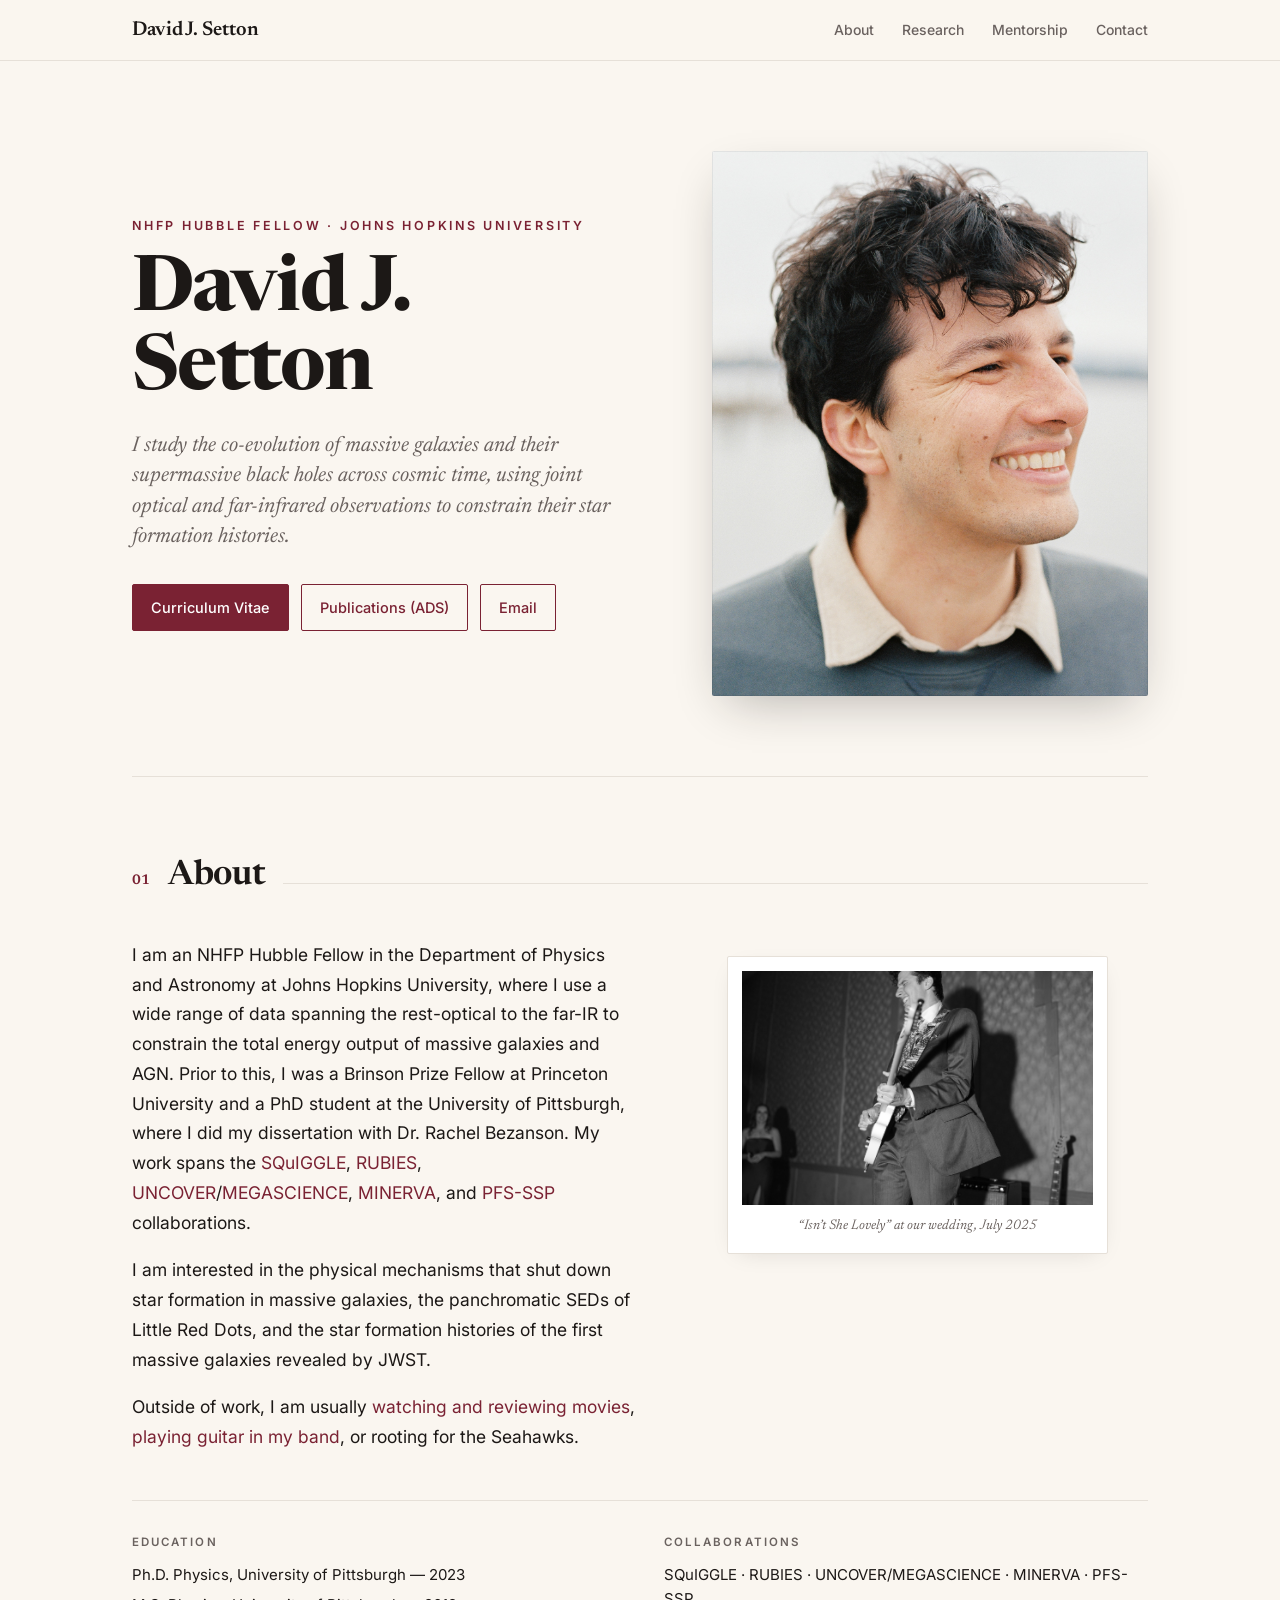
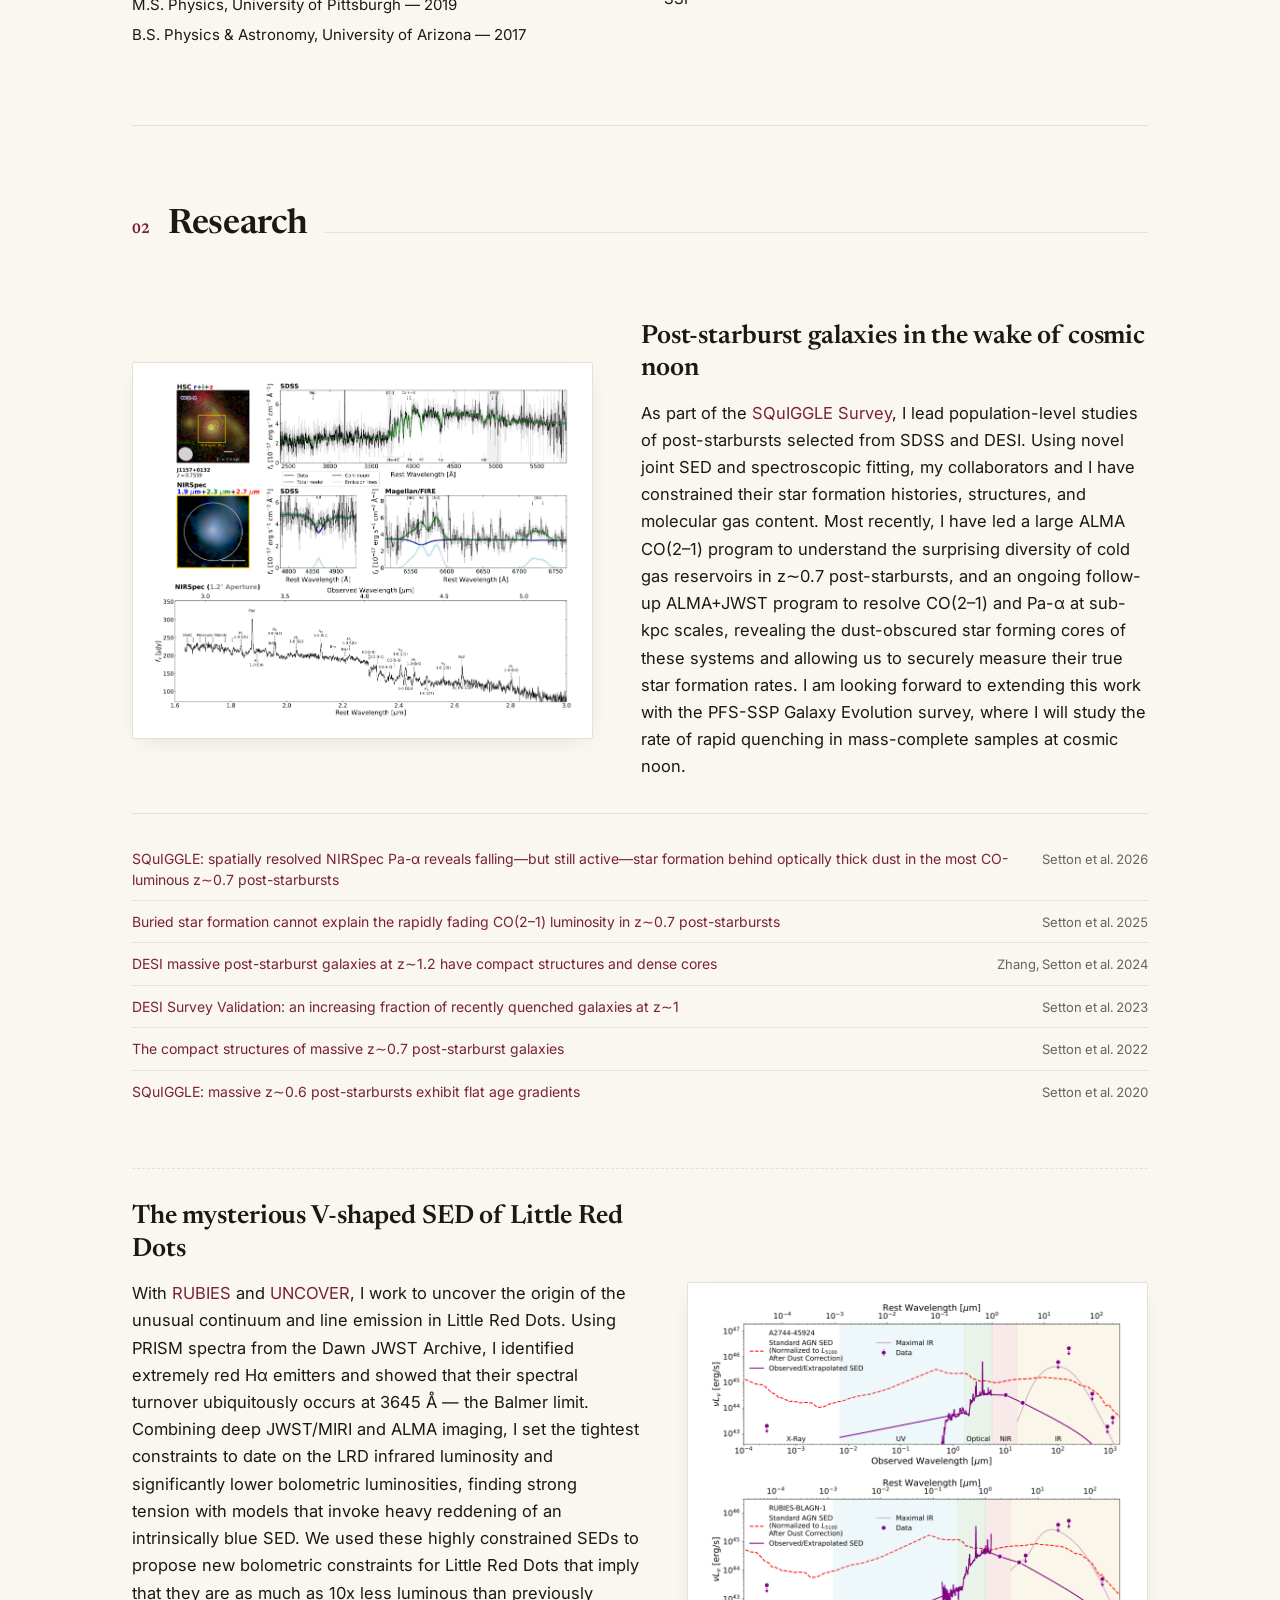
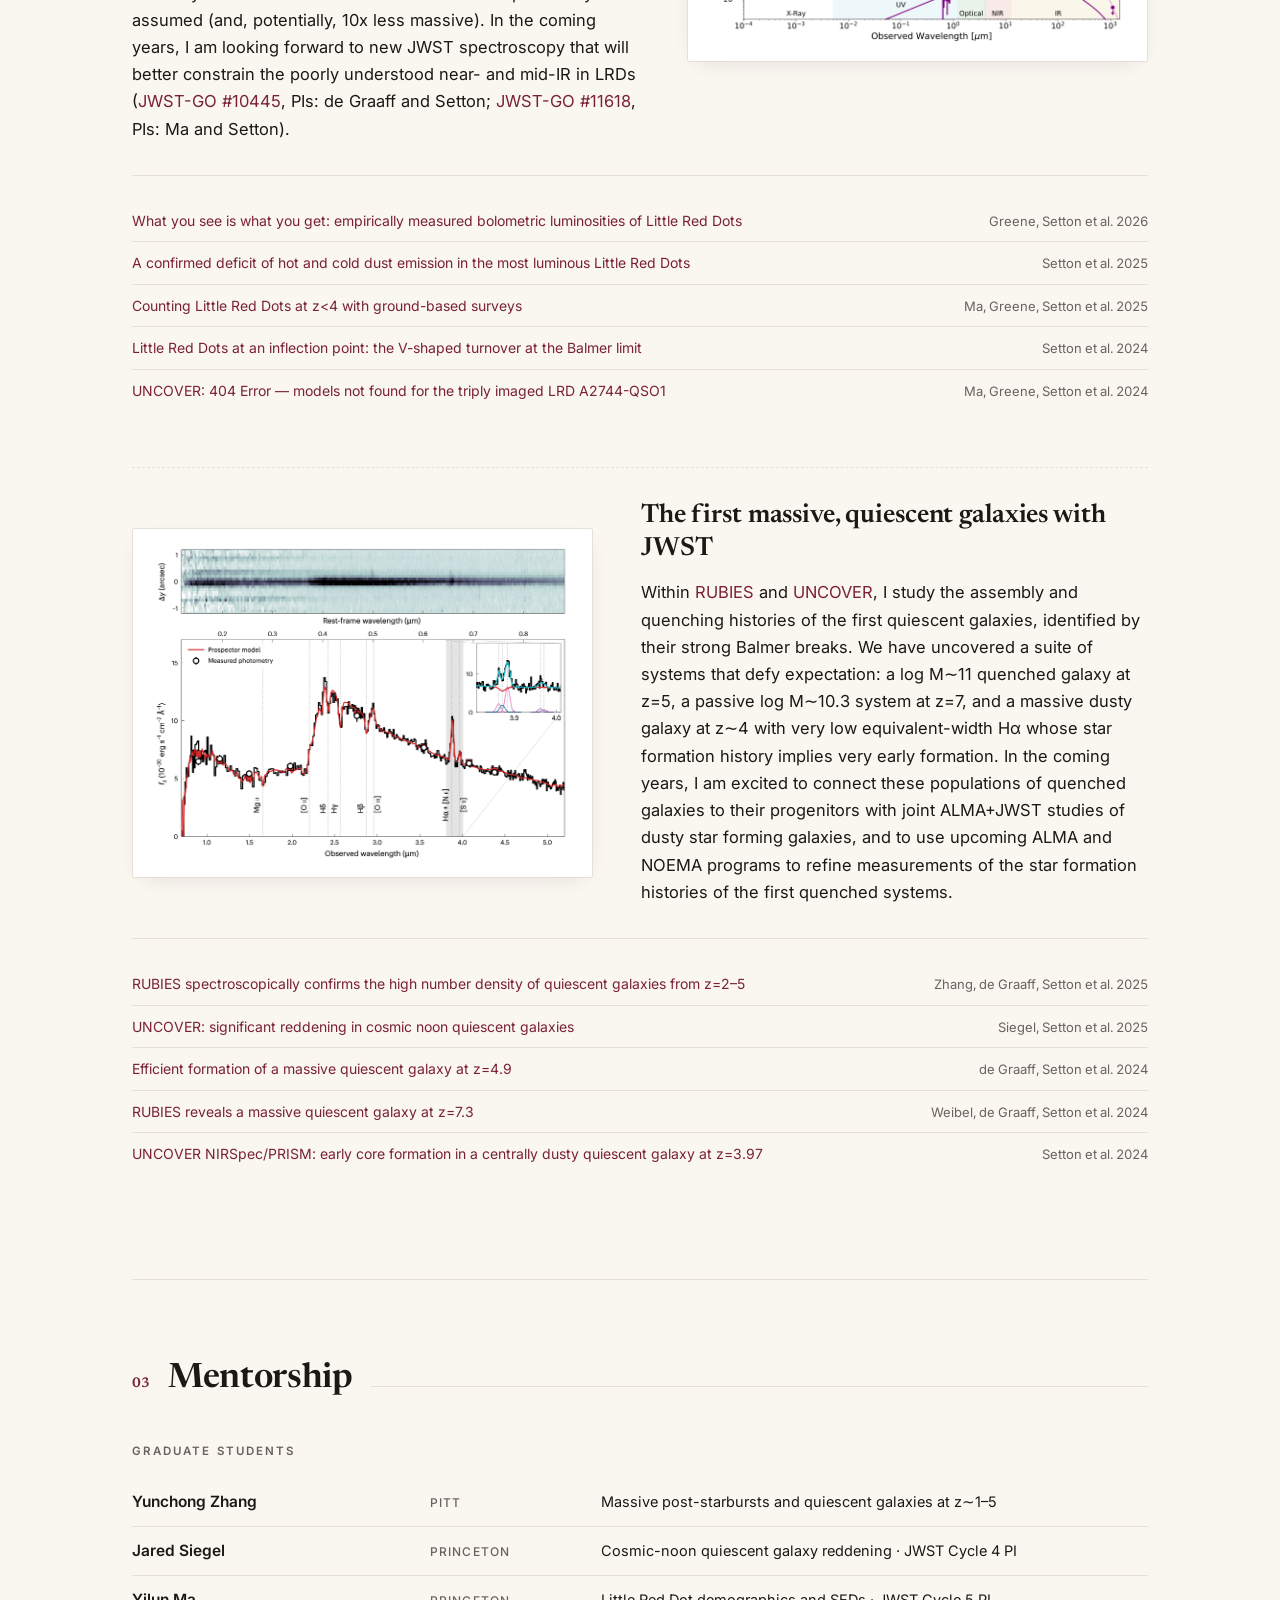
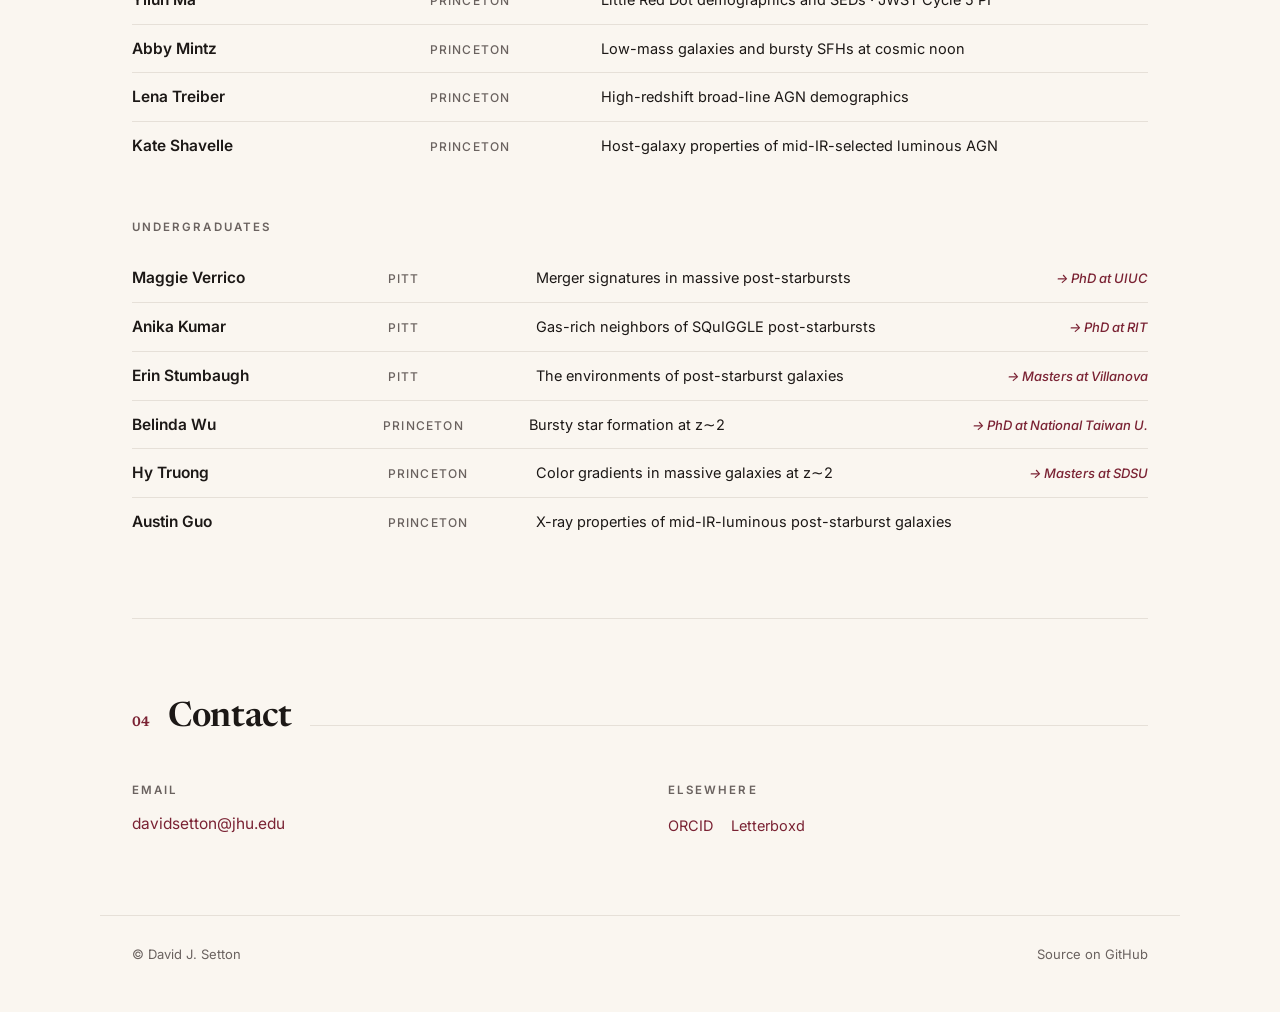
<file: index.html>
<!doctype html>
<html lang="en">
<head>
  <meta charset="utf-8">
  <meta name="viewport" content="width=device-width, initial-scale=1">
  <title>David J. Setton — Astrophysicist</title>
  <meta name="description" content="David J. Setton — NHFP Hubble Fellow at Johns Hopkins University. Spectral energy distribution modeling of massive galaxies across cosmic time.">
  <link rel="preconnect" href="https://fonts.googleapis.com">
  <link rel="preconnect" href="https://fonts.gstatic.com" crossorigin>
  <link href="https://fonts.googleapis.com/css2?family=Newsreader:ital,opsz,wght@0,6..72,400..700;1,6..72,400..600&family=Inter:wght@400;500;600&display=swap" rel="stylesheet">
  <link rel="stylesheet" href="assets/css/main.css">
</head>
<body>

<nav class="top">
  <div class="inner">
    <span class="name">David&nbsp;J.&nbsp;Setton</span>
    <ul>
      <li><a href="#about">About</a></li>
      <li><a href="#research">Research</a></li>
      <li><a href="#mentorship">Mentorship</a></li>
      <li><a href="#contact">Contact</a></li>
    </ul>
  </div>
</nav>

<main>

  <section class="hero">
    <div>
      <p class="eyebrow">
        NHFP Hubble Fellow · Johns Hopkins University
      </p>
      <h1>David&nbsp;J.<br>Setton</h1>
      <p class="lede">I study the co-evolution of massive galaxies and their supermassive black holes across cosmic time, using joint optical and far-infrared observations to constrain their star formation histories.</p>
      <div class="cta">
        <a href="assets/pdfs/CV_October_20_2026.pdf">Curriculum Vitae</a>
        <a href="https://ui.adsabs.harvard.edu/search/q=%20author%3A%22setton%2C%20david%22&sort=date%20desc%2C%20bibcode%20desc">Publications (ADS)</a>
        <a href="mailto:davidsetton@jhu.edu">Email</a>
      </div>
    </div>
    <div class="hero-img">
      <img src="images/engagement_headshot.jpeg" alt="David J. Setton">
    </div>
  </section>

  <section id="about">
    <div class="section-head">
      <span class="num">01</span>
      <h2>About</h2>
      <span class="rule"></span>
    </div>
    <div class="about-layout">
      <div class="about-top">
        <div class="content">
          <p>I am an NHFP Hubble Fellow in the Department of Physics and Astronomy at Johns Hopkins University, where I use a wide range of data spanning the rest-optical to the far-IR to constrain the total energy output of massive galaxies and AGN. Prior to this, I was a Brinson Prize Fellow at Princeton University and a PhD student at the University of Pittsburgh, where I did my dissertation with Dr. Rachel Bezanson. My work spans the <a href="http://squigglesurvey.github.io">SQuIGGLE</a>, <a href="https://annadeg.github.io/projects/RUBIES/">RUBIES</a>, <a href="https://jwst-uncover.github.io/">UNCOVER</a>/<a href="https://jwst-uncover.github.io/megascience/">MEGASCIENCE</a>, <a href="https://minerva.colorado.edu/">MINERVA</a>, and <a href="https://ui.adsabs.harvard.edu/abs/2022arXiv220614908G/abstract">PFS-SSP</a> collaborations.</p>
          <p>I am interested in the physical mechanisms that shut down star formation in massive galaxies, the panchromatic SEDs of Little Red Dots, and the star formation histories of the first massive galaxies revealed by JWST.</p>
          <p>Outside of work, I am usually <a href="https://letterboxd.com/davidsetton/">watching and reviewing movies</a>, <a href="https://www.youtube.com/watch?v=kAU-MHYpImw">playing guitar in my band</a>, or rooting for the Seahawks.</p>
        </div>
        <figure class="figure">
          <img src="images/guitar_reception.jpg" alt='David playing "Isn&rsquo;t She Lovely" at his wedding reception'>
          <figcaption>“Isn&rsquo;t She Lovely” at our wedding, July 2025</figcaption>
        </figure>
      </div>
      <div class="about-meta">
        <div class="meta">
          <h4>Education</h4>
          <p>Ph.D. Physics, University of Pittsburgh — 2023</p>
          <p>M.S. Physics, University of Pittsburgh — 2019</p>
          <p>B.S. Physics &amp; Astronomy, University of Arizona — 2017</p>
        </div>
        <div class="meta">
          <h4>Collaborations</h4>
          <p>SQuIGGLE · RUBIES · UNCOVER/MEGASCIENCE · MINERVA · PFS-SSP</p>
        </div>
      </div>
    </div>
  </section>

  <section id="research">
    <div class="section-head">
      <span class="num">02</span>
      <h2>Research</h2>
      <span class="rule"></span>
    </div>

    <div class="research-item">
      <div class="research-top">
        <div class="figure"><img src="images/setton26_pa_alpha.png" alt="HSC imaging, SDSS and Magellan/FIRE spectra, and spatially resolved JWST/NIRSpec IFU spectrum of a z=0.76 post-starburst galaxy"></div>
        <div class="content">
          <h3>Post-starburst galaxies in the wake of cosmic noon</h3>
          <p>As part of the <a href="http://squigglesurvey.github.io">SQuIGGLE Survey</a>, I lead population-level studies of post-starbursts selected from SDSS and DESI. Using novel joint SED and spectroscopic fitting, my collaborators and I have constrained their star formation histories, structures, and molecular gas content. Most recently, I have led a large ALMA CO(2–1) program to understand the surprising diversity of cold gas reservoirs in z∼0.7 post-starbursts, and an ongoing follow-up ALMA+JWST program to resolve CO(2–1) and Pa-α at sub-kpc scales, revealing the dust-obscured star forming cores of these systems and allowing us to securely measure their true star formation rates. I am looking forward to extending this work with the PFS-SSP Galaxy Evolution survey, where I will study the rate of rapid quenching in mass-complete samples at cosmic noon.</p>
        </div>
      </div>
      <ul class="papers">
        <li><a href="https://ui.adsabs.harvard.edu/abs/2026arXiv260931307S/abstract">SQuIGGLE: spatially resolved NIRSpec Pa-α reveals falling—but still active—star formation behind optically thick dust in the most CO-luminous z∼0.7 post-starbursts</a><span class="authors">Setton et al. 2026</span></li>
        <li><a href="https://ui.adsabs.harvard.edu/abs/2025arXiv250900148S/abstract">Buried star formation cannot explain the rapidly fading CO(2–1) luminosity in z∼0.7 post-starbursts</a><span class="authors">Setton et al. 2025</span></li>
        <li><a href="https://ui.adsabs.harvard.edu/abs/2024ApJ...976...36Z/abstract">DESI massive post-starburst galaxies at z∼1.2 have compact structures and dense cores</a><span class="authors">Zhang, Setton et al. 2024</span></li>
        <li><a href="https://ui.adsabs.harvard.edu/abs/2023ApJ...947L..31S/abstract">DESI Survey Validation: an increasing fraction of recently quenched galaxies at z∼1</a><span class="authors">Setton et al. 2023</span></li>
        <li><a href="https://ui.adsabs.harvard.edu/abs/2022ApJ...931...51S/abstract">The compact structures of massive z∼0.7 post-starburst galaxies</a><span class="authors">Setton et al. 2022</span></li>
        <li><a href="https://ui.adsabs.harvard.edu/abs/2020ApJ...905...79S/abstract">SQuIGGLE: massive z∼0.6 post-starbursts exhibit flat age gradients</a><span class="authors">Setton et al. 2020</span></li>
      </ul>
    </div>

    <div class="research-item reverse">
      <div class="research-top">
        <div class="figure"><img src="images/Greene26.png" alt="Panchromatic SEDs of Little Red Dots"></div>
        <div class="content">
          <h3>The mysterious V-shaped SED of Little Red Dots</h3>
          <p>With <a href="https://annadeg.github.io/projects/RUBIES/">RUBIES</a> and <a href="https://jwst-uncover.github.io/">UNCOVER</a>, I work to uncover the origin of the unusual continuum and line emission in Little Red Dots. Using PRISM spectra from the Dawn JWST Archive, I identified extremely red Hα emitters and showed that their spectral turnover ubiquitously occurs at 3645 Å — the Balmer limit. Combining deep JWST/MIRI and ALMA imaging, I set the tightest constraints to date on the LRD infrared luminosity and significantly lower bolometric luminosities, finding strong tension with models that invoke heavy reddening of an intrinsically blue SED. We used these highly constrained SEDs to propose new bolometric constraints for Little Red Dots that imply that they are as much as 10x less luminous than previously assumed (and, potentially, 10x less massive). In the coming years, I am looking forward to new JWST spectroscopy that will better constrain the poorly understood near- and mid-IR in LRDs (<a href="https://www.stsci.edu/jwst/science-execution/program-information?id=10445">JWST-GO #10445</a>, PIs: de Graaff and Setton; <a href="https://www.stsci.edu/jwst/science-execution/program-information?id=11618">JWST-GO #11618</a>, PIs: Ma and Setton).</p>
        </div>
      </div>
      <ul class="papers">
        <li><a href="https://ui.adsabs.harvard.edu/abs/2025arXiv250905434G/abstract">What you see is what you get: empirically measured bolometric luminosities of Little Red Dots</a><span class="authors">Greene, Setton et al. 2026</span></li>
        <li><a href="https://ui.adsabs.harvard.edu/abs/2025arXiv250302059S/abstract">A confirmed deficit of hot and cold dust emission in the most luminous Little Red Dots</a><span class="authors">Setton et al. 2025</span></li>
        <li><a href="https://ui.adsabs.harvard.edu/abs/2025arXiv250408032M/abstract">Counting Little Red Dots at z&lt;4 with ground-based surveys</a><span class="authors">Ma, Greene, Setton et al. 2025</span></li>
        <li><a href="https://ui.adsabs.harvard.edu/abs/2024arXiv241103424S/abstract">Little Red Dots at an inflection point: the V-shaped turnover at the Balmer limit</a><span class="authors">Setton et al. 2024</span></li>
        <li><a href="https://ui.adsabs.harvard.edu/abs/2024arXiv241006257M/abstract">UNCOVER: 404 Error — models not found for the triply imaged LRD A2744-QSO1</a><span class="authors">Ma, Greene, Setton et al. 2024</span></li>
      </ul>
    </div>

    <div class="research-item">
      <div class="research-top">
        <div class="figure"><img src="images/z5_qg_sfh.png" alt="Star formation history of a z=5 quiescent galaxy"></div>
        <div class="content">
          <h3>The first massive, quiescent galaxies with JWST</h3>
          <p>Within <a href="https://annadeg.github.io/projects/RUBIES/">RUBIES</a> and <a href="https://jwst-uncover.github.io/">UNCOVER</a>, I study the assembly and quenching histories of the first quiescent galaxies, identified by their strong Balmer breaks. We have uncovered a suite of systems that defy expectation: a log M∼11 quenched galaxy at z=5, a passive log M∼10.3 system at z=7, and a massive dusty galaxy at z∼4 with very low equivalent-width Hα whose star formation history implies very early formation. In the coming years, I am excited to connect these populations of quenched galaxies to their progenitors with joint ALMA+JWST studies of dusty star forming galaxies, and to use upcoming ALMA and NOEMA programs to refine measurements of the star formation histories of the first quenched systems.</p>
        </div>
      </div>
      <ul class="papers">
        <li><a href="https://ui.adsabs.harvard.edu/abs/2025arXiv250808577Z/abstract">RUBIES spectroscopically confirms the high number density of quiescent galaxies from z=2–5</a><span class="authors">Zhang, de Graaff, Setton et al. 2025</span></li>
        <li><a href="https://ui.adsabs.harvard.edu/abs/2025ApJ...985..125S/abstract">UNCOVER: significant reddening in cosmic noon quiescent galaxies</a><span class="authors">Siegel, Setton et al. 2025</span></li>
        <li><a href="https://ui.adsabs.harvard.edu/abs/2024NatAs.tmp..284D/abstract">Efficient formation of a massive quiescent galaxy at z=4.9</a><span class="authors">de Graaff, Setton et al. 2024</span></li>
        <li><a href="https://ui.adsabs.harvard.edu/abs/2024arXiv240903829W/abstract">RUBIES reveals a massive quiescent galaxy at z=7.3</a><span class="authors">Weibel, de Graaff, Setton et al. 2024</span></li>
        <li><a href="https://ui.adsabs.harvard.edu/abs/2024ApJ...974..145S/abstract">UNCOVER NIRSpec/PRISM: early core formation in a centrally dusty quiescent galaxy at z=3.97</a><span class="authors">Setton et al. 2024</span></li>
      </ul>
    </div>
  </section>

  <section id="mentorship">
    <div class="section-head">
      <span class="num">03</span>
      <h2>Mentorship</h2>
      <span class="rule"></span>
    </div>

    <div class="students-block">
      <h4 class="students-heading">Graduate Students</h4>
      <ul class="students-list">
        <li>
          <a class="name" href="https://yunchongzhang-astro.github.io/">Yunchong Zhang</a>
          <span class="school">Pitt</span>
          <span class="topic">Massive post-starbursts and quiescent galaxies at z∼1–5</span>
        </li>
        <li>
          <a class="name" href="https://jaredcsiegel.github.io/">Jared Siegel</a>
          <span class="school">Princeton</span>
          <span class="topic">Cosmic-noon quiescent galaxy reddening · JWST Cycle 4 PI</span>
        </li>
        <li>
          <a class="name" href="https://web.astro.princeton.edu/people/yilun-ma">Yilun Ma</a>
          <span class="school">Princeton</span>
          <span class="topic">Little Red Dot demographics and SEDs · JWST Cycle 5 PI</span>
        </li>
        <li>
          <a class="name" href="https://web.astro.princeton.edu/people/abby-mintz">Abby Mintz</a>
          <span class="school">Princeton</span>
          <span class="topic">Low-mass galaxies and bursty SFHs at cosmic noon</span>
        </li>
        <li>
          <a class="name" href="https://web.astro.princeton.edu/people/helena-treiber">Lena Treiber</a>
          <span class="school">Princeton</span>
          <span class="topic">High-redshift broad-line AGN demographics</span>
        </li>
        <li>
          <a class="name" href="https://web.astro.princeton.edu/people/kate-shavelle">Kate Shavelle</a>
          <span class="school">Princeton</span>
          <span class="topic">Host-galaxy properties of mid-IR-selected luminous AGN</span>
        </li>
      </ul>
    </div>

    <div class="students-block">
      <h4 class="students-heading">Undergraduates</h4>
      <ul class="students-list alumni">
        <li>
          <a class="name" href="https://mverrico.github.io/">Maggie Verrico</a>
          <span class="school">Pitt</span>
          <span class="topic">Merger signatures in massive post-starbursts</span>
          <span class="placement">→ PhD at UIUC</span>
        </li>
        <li>
          <a class="name" href="https://anika-kumar.github.io/">Anika Kumar</a>
          <span class="school">Pitt</span>
          <span class="topic">Gas-rich neighbors of SQuIGGLE post-starbursts</span>
          <span class="placement">→ PhD at RIT</span>
        </li>
        <li>
          <span class="name">Erin Stumbaugh</span>
          <span class="school">Pitt</span>
          <span class="topic">The environments of post-starburst galaxies</span>
          <span class="placement">→ Masters at Villanova</span>
        </li>
        <li>
          <span class="name">Belinda Wu</span>
          <span class="school">Princeton</span>
          <span class="topic">Bursty star formation at z∼2</span>
          <span class="placement">→ PhD at National Taiwan U.</span>
        </li>
        <li>
          <span class="name">Hy Truong</span>
          <span class="school">Princeton</span>
          <span class="topic">Color gradients in massive galaxies at z∼2</span>
          <span class="placement">→ Masters at SDSU</span>
        </li>
        <li>
          <span class="name">Austin Guo</span>
          <span class="school">Princeton</span>
          <span class="topic">X-ray properties of mid-IR-luminous post-starburst galaxies</span>
          <span class="placement"></span>
        </li>
      </ul>
    </div>
  </section>

  <section id="contact">
    <div class="section-head">
      <span class="num">04</span>
      <h2>Contact</h2>
      <span class="rule"></span>
    </div>
    <div class="contact-grid">
      <div>
        <h4>Email</h4>
        <p><a href="mailto:davidsetton@jhu.edu">davidsetton@jhu.edu</a></p>
      </div>
      <div>
        <h4>Elsewhere</h4>
        <div class="socials">
          <a href="https://orcid.org/0000-0003-4075-7393">ORCID</a>
          <a href="https://letterboxd.com/davidsetton/">Letterboxd</a>
        </div>
      </div>
    </div>
  </section>

</main>

<footer>
  <span>© David J. Setton</span>
  <span><a href="https://github.com/davidjsetton/davidjsetton.github.io">Source on GitHub</a></span>
</footer>

</body>
</html>
</file>
<file: assets/css/main.css>
:root {
  --ink: #1c1816;
  --muted: #6a625f;
  --rule: #e6e0d8;
  --bg: #faf6f0;
  --panel: #ffffff;
  --accent: #7a2233;
  --accent-soft: #b7556a;
  --max: 1080px;
  --display: "Newsreader", "Times New Roman", serif;
  --sans: "Inter", -apple-system, BlinkMacSystemFont, "Segoe UI", Helvetica, Arial, sans-serif;
}
* { box-sizing: border-box; }
html { scroll-behavior: smooth; }
body {
  margin: 0;
  font-family: var(--sans);
  font-size: 16.5px;
  line-height: 1.6;
  color: var(--ink);
  background: var(--bg);
  -webkit-font-smoothing: antialiased;
}
a { color: var(--accent); text-decoration: none; }
a:hover { text-decoration: underline; text-decoration-thickness: 1px; text-underline-offset: 3px; }

/* TOP NAV */
nav.top {
  position: sticky; top: 0; z-index: 10;
  background: rgba(250,246,240,0.94);
  backdrop-filter: saturate(180%) blur(10px);
  border-bottom: 1px solid var(--rule);
}
nav.top .inner {
  max-width: var(--max); margin: 0 auto;
  display: flex; justify-content: space-between; align-items: center;
  padding: 14px 32px;
}
nav.top .name {
  font-family: var(--display); font-size: 20px; font-weight: 600;
  font-variation-settings: "opsz" 24;
  letter-spacing: -0.005em;
}
nav.top ul { display: flex; gap: 28px; list-style: none; margin: 0; padding: 0; font-size: 14px; }
nav.top a { color: var(--muted); font-weight: 500; }
nav.top a:hover { color: var(--accent); text-decoration: none; }

main { max-width: var(--max); margin: 0 auto; padding: 0 32px; }

/* HERO */
.hero {
  display: grid;
  grid-template-columns: 1.2fr 1fr;
  gap: 56px;
  align-items: center;
  padding: 90px 0 80px;
  border-bottom: 1px solid var(--rule);
}
.hero .eyebrow {
  font-size: 12.5px;
  text-transform: uppercase;
  letter-spacing: 0.22em;
  color: var(--accent);
  font-weight: 600;
  margin: 0 0 6px;
  line-height: 1.5;
}
.hero .eyebrow .sub {
  display: block;
  color: var(--muted);
  font-weight: 500;
  letter-spacing: 0.18em;
  margin-top: 4px;
}
.hero h1 {
  font-family: var(--display);
  font-size: clamp(48px, 6vw, 80px);
  line-height: 1.02;
  font-weight: 700;
  font-variation-settings: "opsz" 72;
  margin: 18px 0 22px;
  letter-spacing: -0.02em;
}
.hero .lede {
  font-family: var(--display);
  font-size: 21px;
  font-weight: 400;
  font-style: italic;
  font-variation-settings: "opsz" 36;
  color: var(--muted);
  line-height: 1.45;
  margin: 0 0 30px;
  max-width: 42ch;
}
.hero .cta { display: flex; gap: 12px; flex-wrap: wrap; }
.hero .cta a {
  display: inline-block;
  padding: 11px 18px;
  border: 1px solid var(--accent);
  color: var(--accent);
  font-weight: 500;
  font-size: 14.5px;
  border-radius: 2px;
  transition: background .15s, color .15s;
}
.hero .cta a:first-child { background: var(--accent); color: #fff; }
.hero .cta a:hover { background: var(--accent); color: #fff; text-decoration: none; }
.hero .cta a:first-child:hover { background: #5e1828; border-color: #5e1828; }
.hero-img {
  position: relative;
  aspect-ratio: 4 / 5;
  overflow: hidden;
  border-radius: 2px;
  box-shadow: 0 18px 48px -16px rgba(28,24,22,0.32);
}
.hero-img::after {
  content: "";
  position: absolute; inset: 0;
  box-shadow: inset 0 0 0 1px rgba(0,0,0,0.06);
}
.hero-img img { width: 100%; height: 100%; object-fit: cover; display: block; }

section { padding: 72px 0; border-bottom: 1px solid var(--rule); }
section:last-of-type { border-bottom: none; }
.section-head {
  display: flex; align-items: baseline; gap: 18px;
  margin-bottom: 36px;
}
.section-head .num {
  font-family: var(--display); font-size: 14px; color: var(--accent);
  font-feature-settings: "tnum"; font-weight: 600;
  font-variation-settings: "opsz" 14;
}
.section-head h2 {
  font-family: var(--display);
  font-size: 34px;
  font-weight: 600;
  font-variation-settings: "opsz" 60;
  margin: 0;
  letter-spacing: -0.01em;
}
.section-head .rule { flex: 1; height: 1px; background: var(--rule); }

/* MENTORSHIP */
.students-block + .students-block { margin-top: 48px; }
.students-heading {
  font-family: var(--sans); font-size: 11.5px;
  text-transform: uppercase; letter-spacing: 0.18em;
  color: var(--muted); font-weight: 600;
  margin: 0 0 18px;
}
.students-list { list-style: none; padding: 0; margin: 0; }
.students-list li {
  display: grid;
  grid-template-columns: minmax(170px, 1.3fr) minmax(110px, 0.7fr) 2.6fr;
  gap: 24px;
  align-items: baseline;
  padding: 13px 0;
  border-top: 1px solid var(--rule);
}
.students-list.alumni li {
  grid-template-columns: minmax(170px, 1.3fr) minmax(110px, 0.7fr) 2.4fr minmax(160px, auto);
}
.students-list li:first-child { border-top: none; }
.students-list .name {
  font-weight: 600; color: var(--ink);
  font-size: 15.5px; line-height: 1.3;
}
.students-list a.name { transition: color .15s; }
.students-list a.name:hover { color: var(--accent); text-decoration: none; }
.students-list .school {
  font-size: 12px; font-weight: 500;
  text-transform: uppercase; letter-spacing: 0.1em;
  color: var(--muted);
}
.students-list .topic {
  font-size: 14.5px; color: var(--ink); line-height: 1.5;
}
.students-list .placement {
  font-size: 13px; font-weight: 500; font-style: italic;
  color: var(--accent); white-space: nowrap; text-align: right;
}
/* ABOUT (prose + photo on top, education/collaborations full-width below) */
.about-layout .about-top {
  display: grid;
  grid-template-columns: 1.1fr 1fr;
  gap: 48px;
  align-items: start;
}
.about-layout .figure {
  background: var(--panel);
  padding: 14px;
  border: 1px solid var(--rule);
  border-radius: 2px;
  box-shadow: 0 6px 24px -12px rgba(28,24,22,0.18);
}
.about-layout .figure img { width: 100%; height: auto; display: block; }
.about-layout .figure figcaption {
  font-family: var(--display);
  font-size: 14px;
  color: var(--muted);
  font-style: italic;
  font-variation-settings: "opsz" 18;
  padding: 12px 4px 2px;
  text-align: center;
  line-height: 1.4;
}
.about-layout .content p {
  font-size: 17.5px; line-height: 1.7; margin: 0 0 18px; max-width: 60ch;
}
.about-layout .content p:last-of-type { margin-bottom: 0; }
.about-layout .about-meta {
  margin-top: 48px;
  padding-top: 32px;
  border-top: 1px solid var(--rule);
  display: grid;
  grid-template-columns: 1fr 1fr;
  gap: 48px;
}
.about-layout .about-meta .meta h4 {
  font-family: var(--sans); font-size: 11.5px;
  text-transform: uppercase; letter-spacing: 0.18em;
  color: var(--muted); font-weight: 600;
  margin: 0 0 12px;
}
.about-layout .about-meta .meta p {
  font-size: 15px; line-height: 1.6; margin: 0 0 6px;
}

/* RESEARCH */
.research-item { padding: 32px 0; }
.research-item + .research-item {
  border-top: 1px dashed var(--rule);
  margin-top: 24px;
}
.research-item .research-top {
  display: grid;
  grid-template-columns: 1fr 1.1fr;
  gap: 48px;
  align-items: center;
}
.research-item.reverse .research-top { grid-template-columns: 1.1fr 1fr; }
.research-item.reverse .research-top .figure { order: 2; }
.research-item .figure {
  background: var(--panel);
  padding: 18px;
  border: 1px solid var(--rule);
  border-radius: 2px;
  box-shadow: 0 6px 24px -12px rgba(28,24,22,0.18);
}
.research-item .figure img { width: 100%; height: auto; display: block; }
.research-item h3 {
  font-family: var(--display); font-size: 26px; font-weight: 600;
  font-variation-settings: "opsz" 36;
  margin: 0 0 14px; line-height: 1.25; letter-spacing: -0.005em;
}
.research-item .content p { margin: 0 0 16px; line-height: 1.65; }
.research-item .content p:last-child { margin-bottom: 0; }
.papers {
  list-style: none; padding: 0;
  margin: 32px 0 0;
  padding-top: 24px;
  border-top: 1px solid var(--rule);
  font-size: 14px;
}
.papers li {
  padding: 10px 0;
  border-top: 1px solid var(--rule);
  line-height: 1.5;
  display: flex;
  justify-content: space-between;
  gap: 24px;
  align-items: baseline;
}
.papers li:first-child { border-top: none; }
.papers li a { flex: 1; }
.papers .authors {
  color: var(--muted);
  white-space: nowrap;
  font-size: 13px;
  font-variant-numeric: tabular-nums;
}

/* CONTACT */
.contact-grid {
  display: grid; grid-template-columns: 1fr 1fr; gap: 56px;
}
.contact-grid h4 {
  font-family: var(--sans); font-size: 11.5px;
  text-transform: uppercase; letter-spacing: 0.18em;
  color: var(--muted); font-weight: 600;
  margin: 0 0 12px;
}
.contact-grid p { margin: 0 0 6px; font-size: 15.5px; }
.socials { display: flex; gap: 18px; flex-wrap: wrap; font-size: 14.5px; margin-top: 14px; }

footer {
  padding: 28px 32px 48px;
  max-width: var(--max); margin: 0 auto;
  font-size: 13px; color: var(--muted);
  display: flex; justify-content: space-between; flex-wrap: wrap; gap: 10px;
  border-top: 1px solid var(--rule);
}
footer a { color: var(--muted); }
footer a:hover { color: var(--accent); }

@media (max-width: 820px) {
  .hero { grid-template-columns: 1fr; gap: 36px; padding: 60px 0 56px; }
  .hero-img { max-width: 320px; }
  .contact-grid { grid-template-columns: 1fr; gap: 32px; }
  .about-layout .about-top { grid-template-columns: 1fr; gap: 32px; }
  .about-layout .about-meta { grid-template-columns: 1fr; gap: 24px; margin-top: 32px; padding-top: 24px; }
  .about-layout .figure { max-width: 360px; }
  .students-list li,
  .students-list.alumni li {
    grid-template-columns: 1fr;
    gap: 4px;
    padding: 16px 0;
  }
  .students-list .placement { text-align: left; }
  .research-item .research-top,
  .research-item.reverse .research-top { grid-template-columns: 1fr; gap: 24px; }
  .research-item.reverse .research-top .figure { order: 0; }
  .papers li { flex-direction: column; gap: 4px; }
  .papers .authors { white-space: normal; }
  nav.top ul { gap: 16px; }
}

@media (max-width: 600px) {
  nav.top .inner {
    flex-direction: column;
    align-items: flex-start;
    gap: 6px;
    padding: 12px 24px;
  }
  nav.top ul { flex-wrap: wrap; gap: 18px; }
}
</file>
